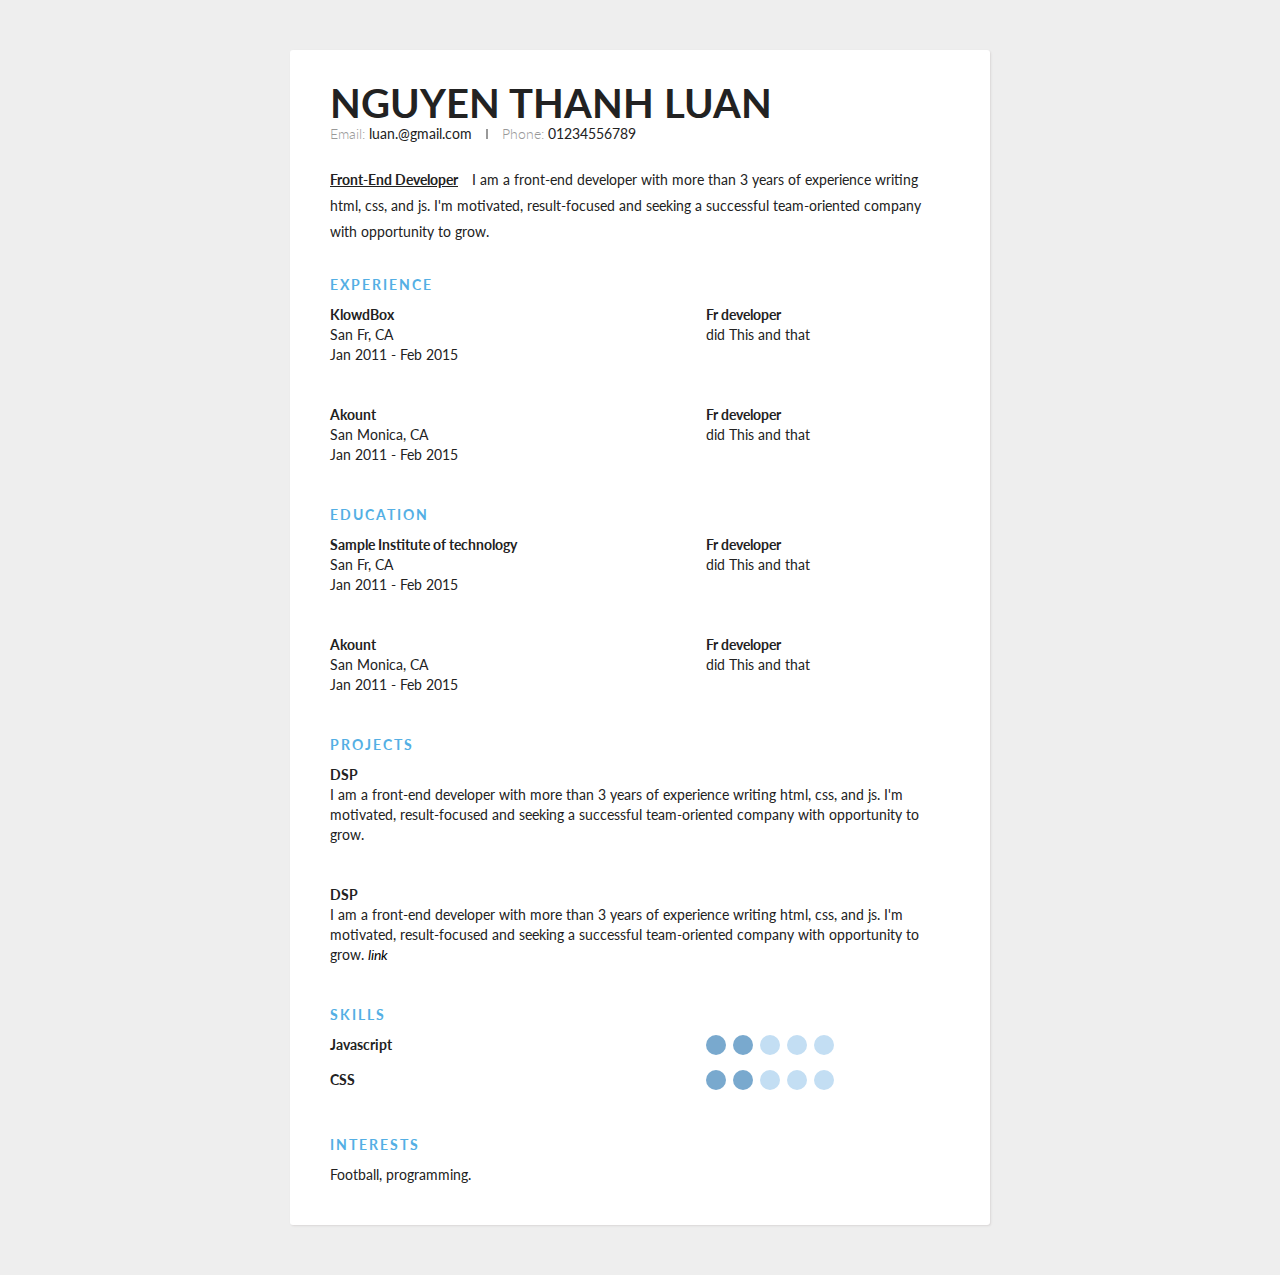
<file: about.html>
<!DOCTYPE html>
<html>
<head>
<link rel="stylesheet" href="about.css">

</head>
<body>
    <link href='https://fonts.googleapis.com/css?family=Lato:400,300,700' rel='stylesheet' type='text/css'>

    <div class="container">
      <div class="header">
        <div class="full-name">
          <span class="first-name">Nguyen Thanh Luan</span> 
          
        </div>
        <div class="contact-info">
          <span class="email">Email: </span>
          <span class="email-val">luan.@gmail.com</span>
          <span class="separator"></span>
          <span class="phone">Phone: </span>
          <span class="phone-val">01234556789</span>
        </div>
        
        <div class="about">
          <span class="position">Front-End Developer </span>
          <span class="desc">
            I am a front-end developer with more than 3 years of experience writing html, css, and js. I'm motivated, result-focused and seeking a successful team-oriented company with opportunity to grow. 
          </span>
        </div>
      </div>
       <div class="details">
        <div class="section">
          <div class="section__title">Experience</div>
          <div class="section__list">
            <div class="section__list-item">
              <div class="left">
                <div class="name">KlowdBox</div>
                <div class="addr">San Fr, CA</div>
                <div class="duration">Jan 2011 - Feb 2015</div>
              </div>
              <div class="right">
                <div class="name">Fr developer</div>
                <div class="desc">did This and that</div>
              </div>
            </div>
                    <div class="section__list-item">
              <div class="left">
                <div class="name">Akount</div>
                <div class="addr">San Monica, CA</div>
                <div class="duration">Jan 2011 - Feb 2015</div>
              </div>
              <div class="right">
                <div class="name">Fr developer</div>
                <div class="desc">did This and that</div>
              </div>
            </div>
    
          </div>
        </div>
        <div class="section">
          <div class="section__title">Education</div>
          <div class="section__list">
            <div class="section__list-item">
              <div class="left">
                <div class="name">Sample Institute of technology</div>
                <div class="addr">San Fr, CA</div>
                <div class="duration">Jan 2011 - Feb 2015</div>
              </div>
              <div class="right">
                <div class="name">Fr developer</div>
                <div class="desc">did This and that</div>
              </div>
            </div>
            <div class="section__list-item">
              <div class="left">
                <div class="name">Akount</div>
                <div class="addr">San Monica, CA</div>
                <div class="duration">Jan 2011 - Feb 2015</div>
              </div>
              <div class="right">
                <div class="name">Fr developer</div>
                <div class="desc">did This and that</div>
              </div>
            </div>
    
          </div>
          
      </div>
         <div class="section">
          <div class="section__title">Projects</div> 
           <div class="section__list">
             <div class="section__list-item">
               <div class="name">DSP</div>
               <div class="text">I am a front-end developer with more than 3 years of experience writing html, css, and js. I'm motivated, result-focused and seeking a successful team-oriented company with opportunity to grow.</div>
             </div>
             
             <div class="section__list-item">
                        <div class="name">DSP</div>
               <div class="text">I am a front-end developer with more than 3 years of experience writing html, css, and js. I'm motivated, result-focused and seeking a successful team-oriented company with opportunity to grow. <a href="/login">link</a>
               </div>
             </div>
           </div>
        </div>
         <div class="section">
           <div class="section__title">Skills</div>
           <div class="skills">
             <div class="skills__item">
               <div class="left"><div class="name">
                 Javascript
                 </div></div>
               <div class="right">
                              <input  id="ck1" type="checkbox" checked/>
    
                 <label for="ck1"></label>
                              <input id="ck2" type="checkbox" checked/>
    
                  <label for="ck2"></label>
                             <input id="ck3" type="checkbox" />
    
                  <label for="ck3"></label>
                               <input id="ck4" type="checkbox" />
                <label for="ck4"></label>
                              <input id="ck5" type="checkbox" />
                  <label for="ck5"></label>
    
               </div>
             </div>
             
           </div>
           <div class="skills__item">
               <div class="left"><div class="name">
                 CSS</div></div>
               <div class="right">
                              <input  id="ck1" type="checkbox" checked/>
    
                 <label for="ck1"></label>
                              <input id="ck2" type="checkbox" checked/>
    
                  <label for="ck2"></label>
                             <input id="ck3" type="checkbox" />
    
                  <label for="ck3"></label>
                               <input id="ck4" type="checkbox" />
                <label for="ck4"></label>
                              <input id="ck5" type="checkbox" />
                  <label for="ck5"></label>
    
               </div>
             </div>
             
           </div>
         <div class="section">
         <div class="section__title">
           Interests
           </div>
           <div class="section__list">
             <div class="section__list-item">
                      Football, programming.
              </div>
           </div>
         </div>
         </div>
      </div>
    </div>
</body>
</html>
</file>
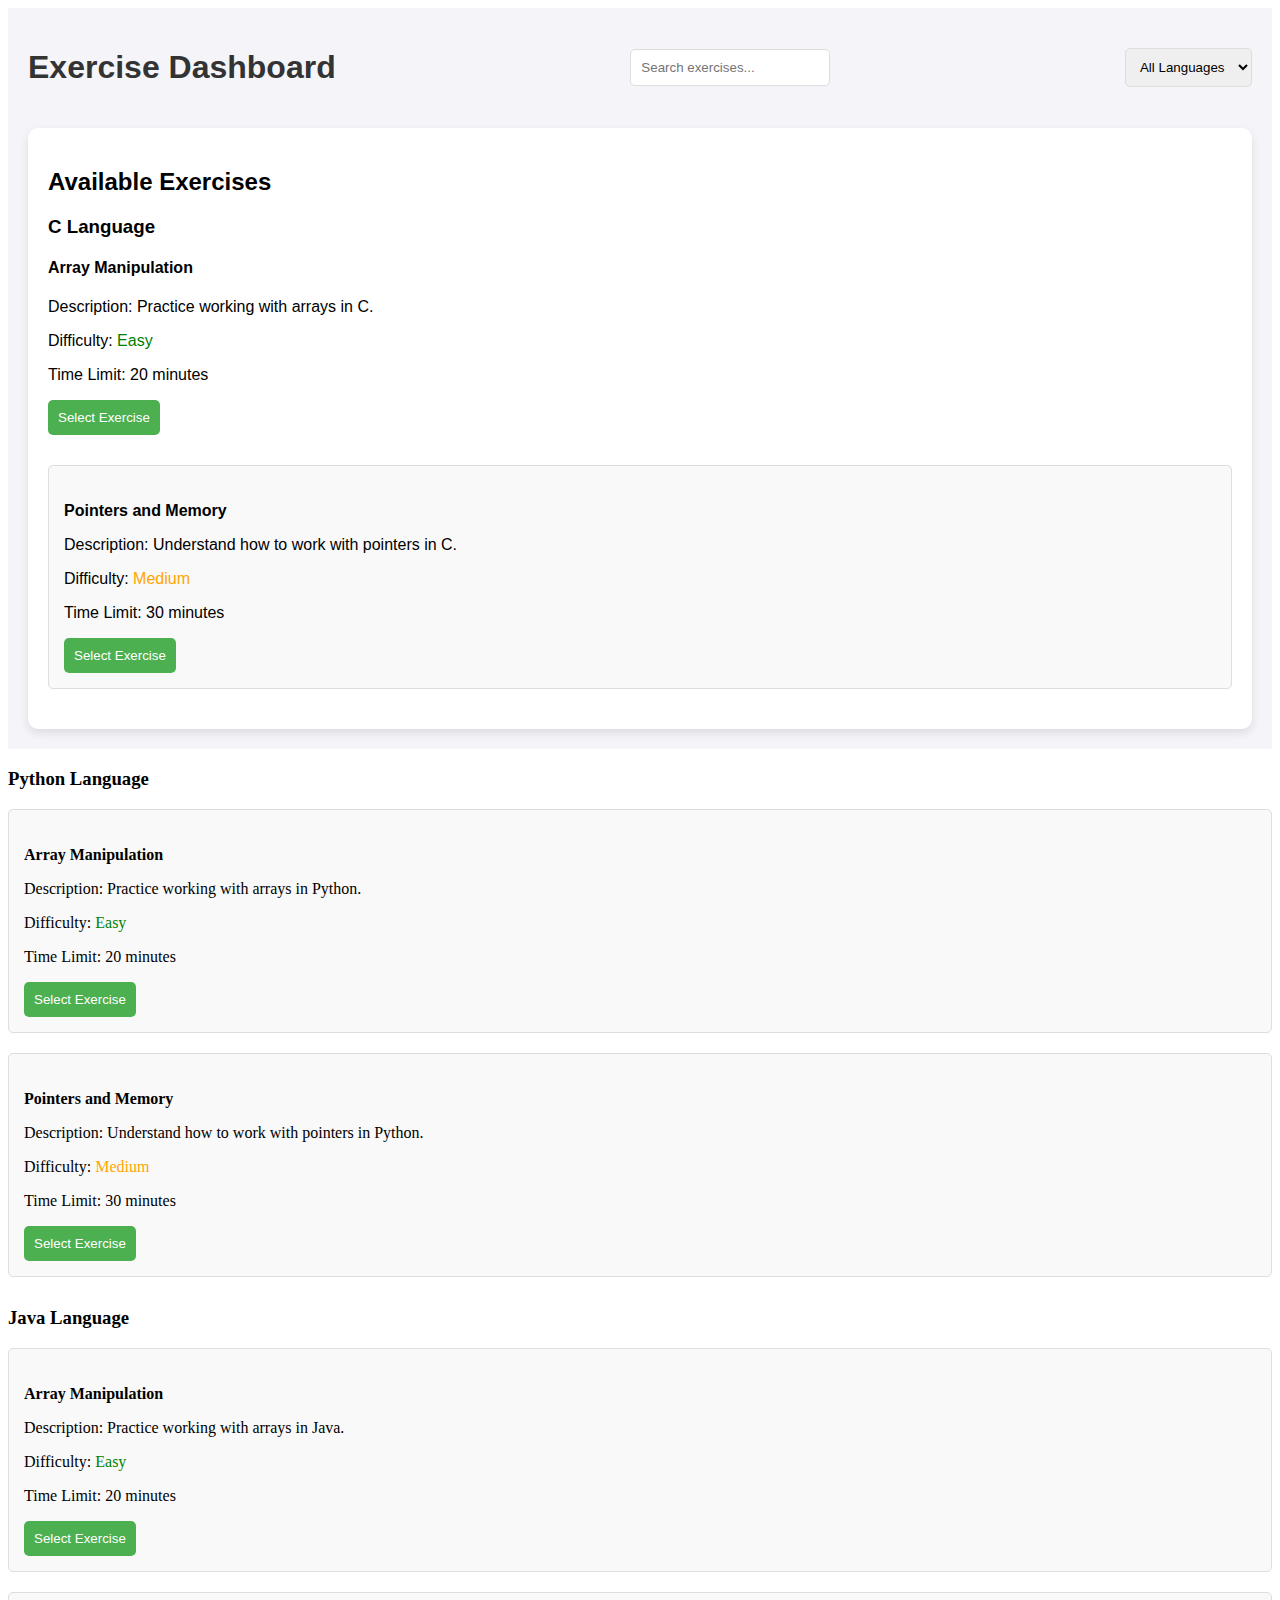
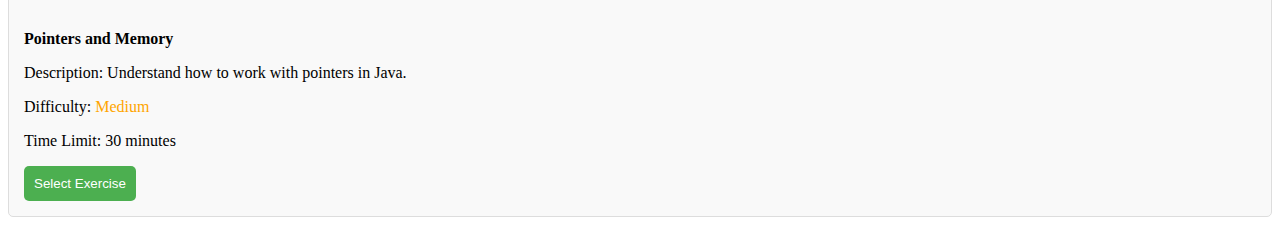
<file: control.html>
<!DOCTYPE html>
<html lang="en">
<head>
    <meta charset="UTF-8">
    <meta name="viewport" content="width=device-width, initial-scale=1.0">
    <title>Exercise</title>
    <link rel="stylesheet" href="control.css">
</head>
<body>
    <div class="dashboard-container">
        <header>
            <h1>Exercise Dashboard</h1>
            <input type="search" placeholder="Search exercises..." id="exercise-search">
            <select id="language-filter">
                <option value="all">All Languages</option>
                <option value="c">C</option>
                <option value="python">Python</option>
                <option value="java">Java</option>
            </select>
        </header>
        <section class="exercise-list">
            <h2>Available Exercises</h2>
            
            <div class="exercise-group">
                <h3>C Language</h3>
                <p>
                    <h4>Array Manipulation</h4>
                    <p>Description: Practice working with arrays in C.</p>
                    <p>Difficulty: <span class="easy">Easy</span></p>
                    <p>Time Limit: 20 minutes</p>
                    <button>Select Exercise</button>
                </p>
                </div>

                <div class="exercise-item">
                    <h4>Pointers and Memory</h4>
                    <p>Description: Understand how to work with pointers in C.</p>
                    <p>Difficulty: <span class="medium">Medium</span></p>
                    <p>Time Limit: 30 minutes</p>
                    <button>Select Exercise</button>
                </div>
            </div>

            <div class="exercise-group">
                <h3>Python Language</h3>
                <div class="exercise-item">
                    <h4>Array Manipulation</h4>
                    <p>Description: Practice working with arrays in Python.</p>
                    <p>Difficulty: <span class="easy">Easy</span></p>
                    <p>Time Limit: 20 minutes</p>
                    <button>Select Exercise</button>
                </div>

                <div class="exercise-item">
                    <h4>Pointers and Memory</h4>
                    <p>Description: Understand how to work with pointers in Python.</p>
                    <p>Difficulty: <span class="medium">Medium</span></p>
                    <p>Time Limit: 30 minutes</p>
                    <button>Select Exercise</button>
            </div>
            </div>

            <div class="exercise-group">
                <h3>Java Language</h3>
                <div class="exercise-item">
                    <h4>Array Manipulation</h4>
                    <p>Description: Practice working with arrays in Java.</p>
                    <p>Difficulty: <span class="easy">Easy</span></p>
                    <p>Time Limit: 20 minutes</p>
                    <button>Select Exercise</button>
                </div>

                <div class="exercise-item">
                    <h4>Pointers and Memory</h4>
                    <p>Description: Understand how to work with pointers in Java.</p>
                    <p>Difficulty: <span class="medium">Medium</span></p>
                    <p>Time Limit: 30 minutes</p>
                    <button>Select Exercise</button>
                </div>
            </div>
        </section>
    </div>
</body>
</html>
</file>
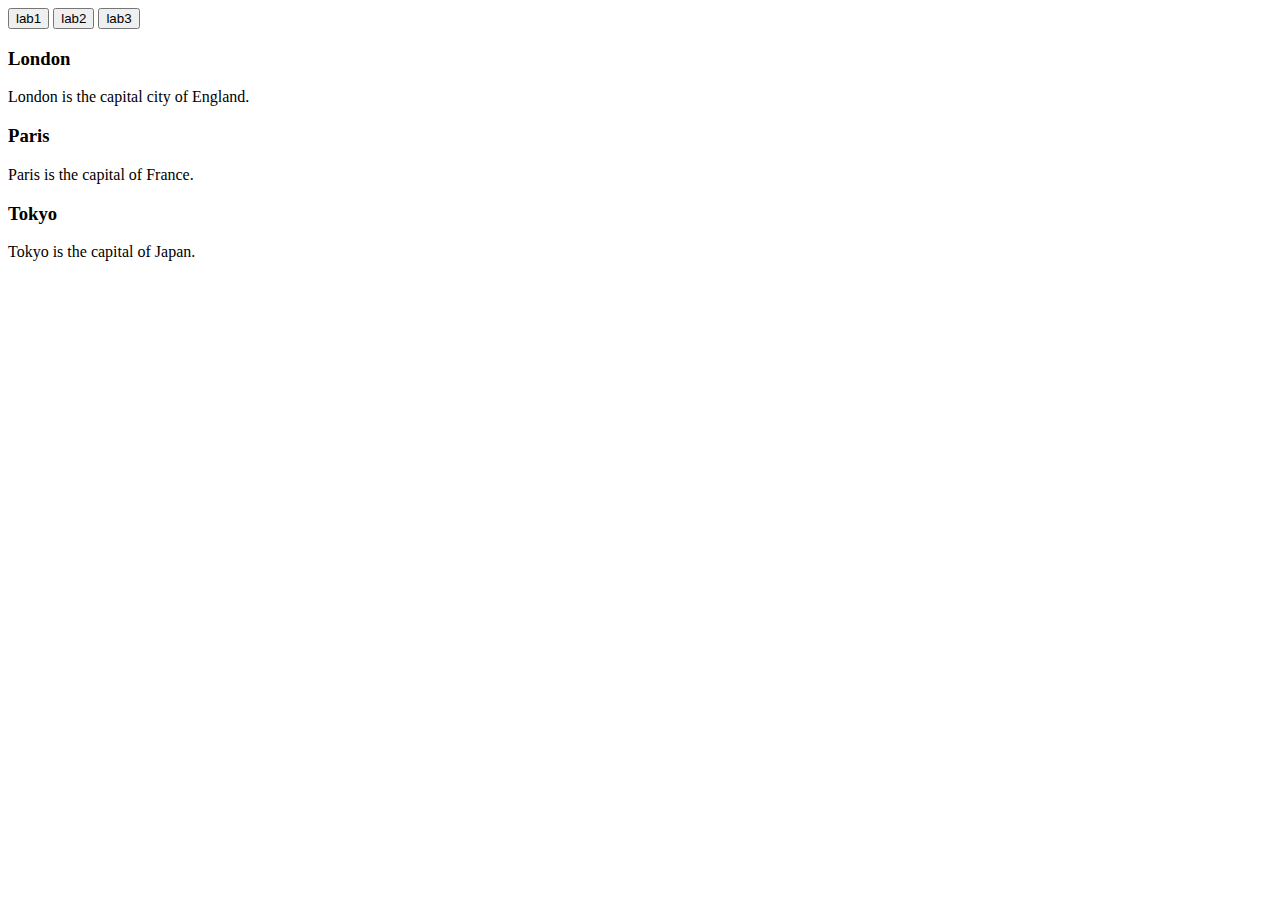
<file: Lab.html>
<!DOCTYPE html>
<html>
<head>
<link rel="stylesheet" href="https://cdnjs.cloudflare.com/ajax/libs/font-awesome/4.7.0/css/font-awesome.min.css">

</head>
<body>
    <div class="tab">
        <button class="tablinks" onclick="openCity(event, 'lab1')">lab1</button>
        <button class="tablinks" onclick="openCity(event, 'lab2')">lab2</button>
        <button class="tablinks" onclick="openCity(event, 'lab3')">lab3</button>
      </div>
      <div id="London" class="tabcontent">
        <h3>London</h3>
        <p>London is the capital city of England.</p>
      </div>
      
      <div id="Paris" class="tabcontent">
        <h3>Paris</h3>
        <p>Paris is the capital of France.</p> 
      </div>
      
      <div id="Tokyo" class="tabcontent">
        <h3>Tokyo</h3>
        <p>Tokyo is the capital of Japan.</p>
      </div>
</body>
</html>
</file>
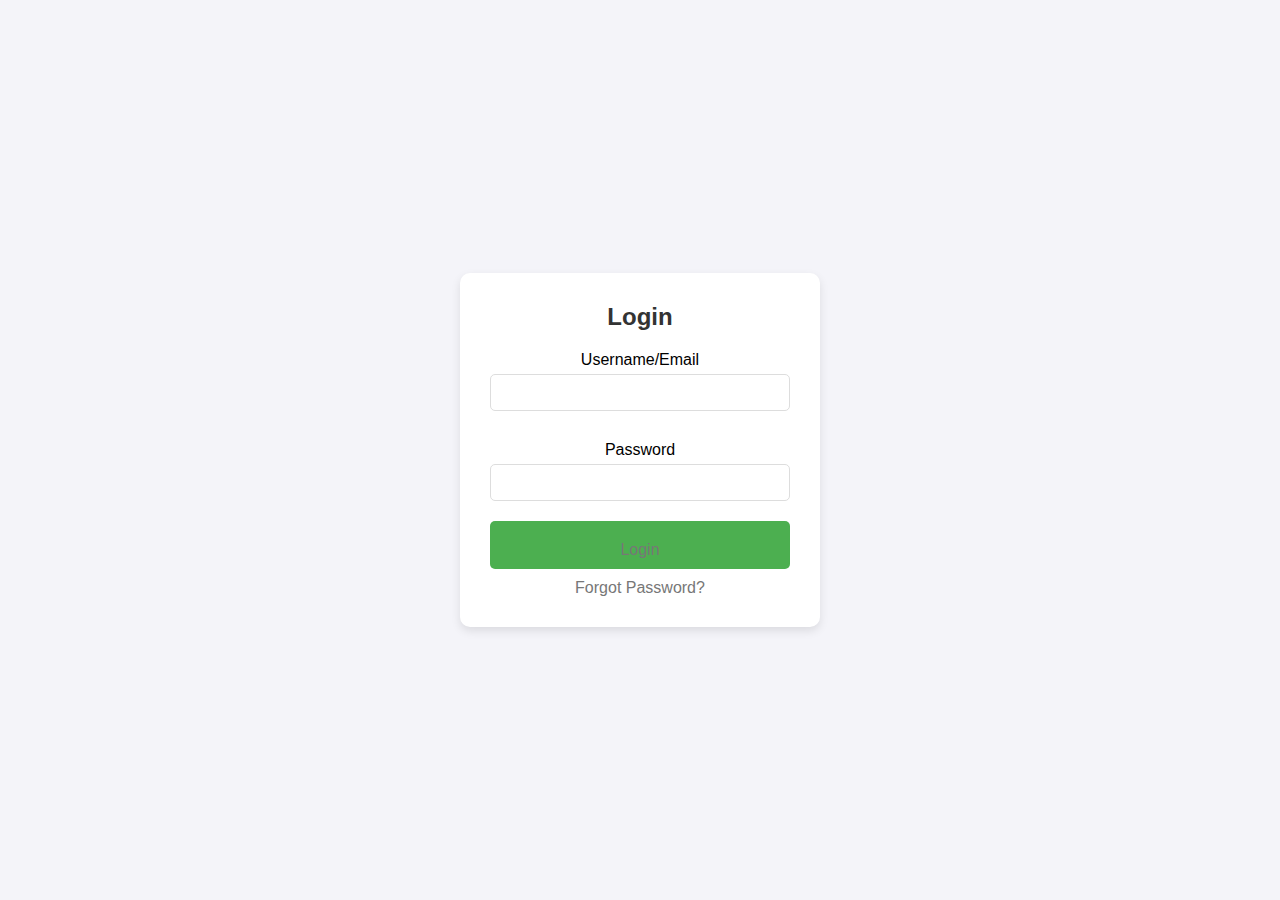
<file: Lab2.html>
<!DOCTYPE html>
<html lang="en">
<head>
    <meta charset="UTF-8">
    <meta name="viewport" content="width=device-width, initial-scale=1.0">
    <title>Student Login</title>
    <link rel="stylesheet" href="Lab2.css">
</head>
<body>
    <div class="login-container">
        <div class="login-box">
            <h2>Login</h2>
            <form action="/dashboard" method="POST">
                <label for="username">Username/Email</label>
                <input type="text" id="username" name="username" required>
                
                <label for="password">Password</label>
                <input type="password" id="password" name="password" required>             
                <button type="submit"><a href="control.html">Login</a></button>
            </form>
            <a href="#">Forgot Password?</a>
        </div>
    </div>
</body>
</html>
</file>
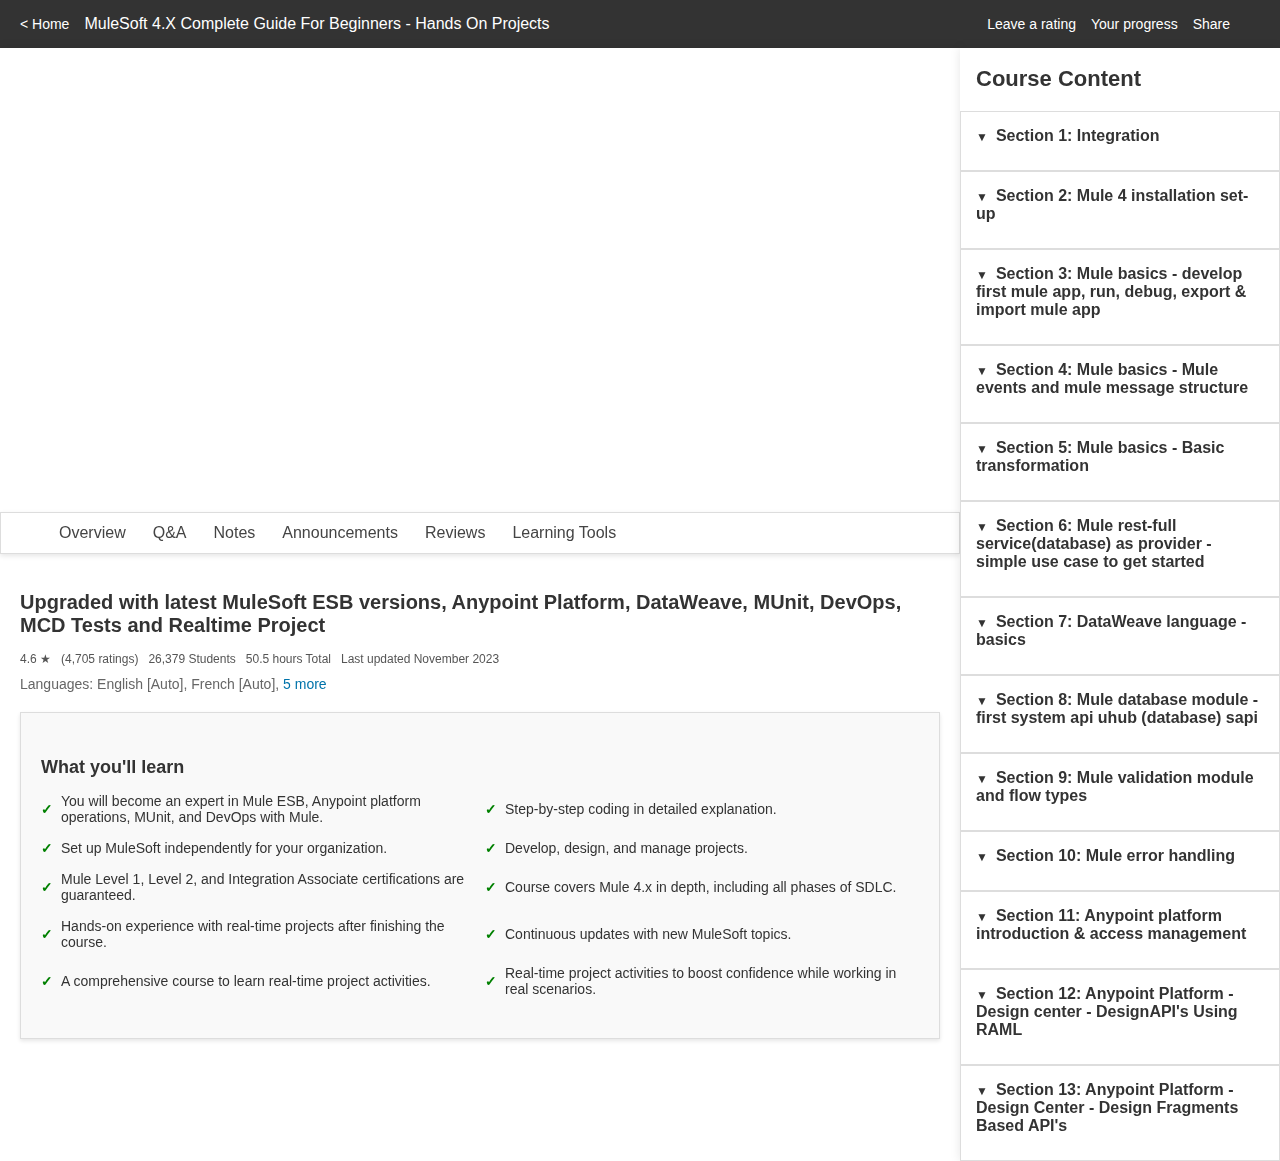
<file: lab4.html>
<!DOCTYPE html>
<html lang="en">

<head>
    <meta charset="UTF-8">
    <meta name="viewport" content="width=device-width, initial-scale=1.0">
    <title>Lab 4</title>
    <link rel="stylesheet" href="lab4.css">

</head>

<body>
    <header>
        <nav class="navbar">
            <div class="nav-left">
                <a href="labs.html" class="nav-home">&lt; Home</a>
                <span class="nav-title">MuleSoft 4.X Complete Guide For Beginners - Hands On Projects</span>
            </div>
            <div class="nav-right">
                <a href="#" class="nav-item">
                    <i class="fa fa-star"></i> Leave a rating
                </a>
                <a href="#" class="nav-item">
                    <i class="fa fa-trophy"></i> Your progress
                </a>
                <a href="#" class="nav-item">
                    <i class="fa fa-share"></i> Share
                </a>
                <a href="#" class="nav-item nav-menu">
                    <i class="fa fa-ellipsis-h"></i>
                </a>
            </div>
        </nav>
    </header>

    <main>
        <div class="content-wrapper">
            <div class="video-section">
                <iframe width="100%" height="450" src="https:youtu.be/gC4MEhx3NnM?si=cf7mlTH7Jo3oCeTy"
                    title="YouTube video player" frameborder="0"
                    allow="accelerometer; autoplay; clipboard-write; encrypted-media; gyroscope; picture-in-picture; web-share"
                    referrerpolicy="strict-origin-when-cross-origin" allowfullscreen></iframe>

                <div class="function-toolbar">
                    <button class="toolbar-button">
                        <i class="fa fa-search"></i>
                    </button>
                    <button class="toolbar-button">Overview</button>
                    <button class="toolbar-button">Q&A</button>
                    <button class="toolbar-button">Notes</button>
                    <button class="toolbar-button">Announcements</button>
                    <button class="toolbar-button">Reviews</button>
                    <button class="toolbar-button">Learning Tools</button>
                </div>

                <!-- Course Details Section -->
                <div class="course-details">
                    <h2>Upgraded with latest MuleSoft ESB versions, Anypoint Platform, DataWeave, MUnit, DevOps, MCD
                        Tests and Realtime Project</h2>
                    <div class="course-stats">
                        <span class="rating">4.6 ★</span>
                        <span class="reviews">(4,705 ratings)</span>
                        <span class="students">26,379 Students</span>
                        <span class="duration">50.5 hours Total</span>
                        <span class="last-updated">Last updated November 2023</span>
                    </div>

                    <div class="languages">
                        <p>Languages: English [Auto], French [Auto], <a href="#">5 more</a></p>
                    </div>

                    <!-- Learning Points Container -->
                    <div class="learning-points-container">
                        <h4>What you'll learn</h4>
                        <ul class="learning-points">
                            <li>You will become an expert in Mule ESB, Anypoint platform operations, MUnit, and DevOps
                                with Mule.</li>
                            <li>Step-by-step coding in detailed explanation.</li>
                            <li>Set up MuleSoft independently for your organization.</li>
                            <li>Develop, design, and manage projects.</li>
                            <li>Mule Level 1, Level 2, and Integration Associate certifications are guaranteed.</li>
                            <li>Course covers Mule 4.x in depth, including all phases of SDLC.</li>
                            <li>Hands-on experience with real-time projects after finishing the course.</li>
                            <li>Continuous updates with new MuleSoft topics.</li>
                            <li>A comprehensive course to learn real-time project activities.</li>
                            <li>Real-time project activities to boost confidence while working in real scenarios.</li>
                        </ul>
                    </div>
                </div>
            </div>

            <div class="course-content">
                <h2>Course Content</h2>
                <div class="section">
                    <h3>Section 1: Integration</h3>
                    <ul class="content">
                        <li>Introduction - 8 min</li>
                        <li>Mule API development life cycle - 4 min</li>
                        <li>Course resources & documents - 1 min</li>
                    </ul>
                </div>
                <div class="section">
                    <h3>Section 2: Mule 4 installation set-up</h3>
                    <ul class="content">
                        <li>Download and installation - 12 min</li>
                        <li>Basic configuration - 9 min</li>
                    </ul>
                </div>
                <div class="section">
                    <h3>Section 3: Mule basics - develop first mule app, run, debug, export & import mule app</h3>
                    <ul class="content">
                        <li>Run, debug, export & import mule app - 1hr 42min</li>
                    </ul>
                </div>
                <div class="section">
                    <h3>Section 4: Mule basics - Mule events and mule message structure</h3>
                    <ul class="content">
                        <li>Mule events overview - 1hr 17min</li>
                    </ul>
                </div>
                <div class="section">
                    <h3>Section 5: Mule basics - Basic transformation</h3>
                    <ul class="content">
                        <li>Data transformation basics - 1hr 2min</li>
                    </ul>
                </div>
                <div class="section">
                    <h3>Section 6: Mule rest-full service(database) as provider - simple use case to get started</h3>
                    <ul class="content">
                        <li>Database as provider - 56min</li>
                    </ul>
                </div>
                <div class="section">
                    <h3>Section 7: DataWeave language - basics</h3>
                    <ul class="content">
                        <li>Introduction to DataWeave - 1hr 11min</li>
                    </ul>
                </div>
                <div class="section">
                    <h3>Section 8: Mule database module - first system api uhub (database) sapi</h3>
                    <ul class="content">
                        <li>First system API uhb - 1hr 15min</li>
                    </ul>
                </div>
                <div class="section">
                    <h3>Section 9: Mule validation module and flow types</h3>
                    <ul class="content">
                        <li>Validation fundamentals - 57min</li>
                    </ul>
                </div>
                <div class="section">
                    <h3>Section 10: Mule error handling</h3>
                    <ul class="content">
                        <li>Error handling strategies - 2hr 22min</li>
                    </ul>
                </div>
                <div class="section">
                    <h3>Section 11: Anypoint platform introduction & access management</h3>
                    <ul class="content">
                        <li>Access management overview - 19min</li>
                    </ul>
                </div>
                <div class="section">
                    <h3>Section 12: Anypoint Platform - Design center - DesignAPI's Using RAML</h3>
                    <ul class="content">
                        <li>RAML design basics - 1hr</li>
                    </ul>
                </div>
                <div class="section">
                    <h3>Section 13: Anypoint Platform - Design Center - Design Fragments Based API's</h3>
                    <ul class="content">
                        <li>Using API fragments - 57min</li>
                    </ul>
                </div>
            </div>
        </div>
    </main>
</body>

</html>
</file>
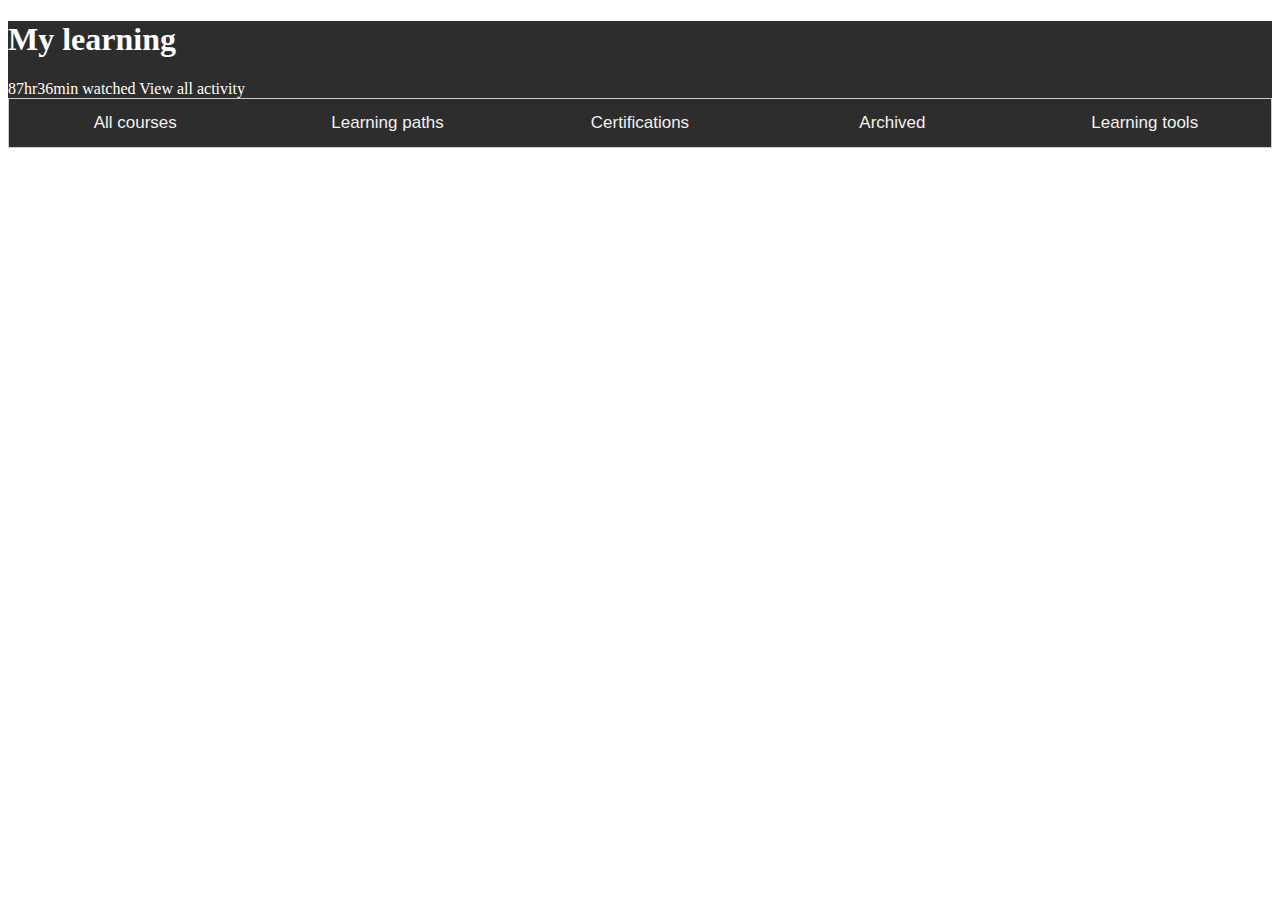
<file: lab5.html>
<!DOCTYPE html>
<html lang="en">

<head>
    <meta charset="UTF-8">
    <meta name="viewport" content="width=device-width, initial-scale=1.0">
    <title>Lab 5</title>
    <link rel="stylesheet" href="lab5_3.css">

</head>

<body>
<header>
    <h1> My learning </h1>
    <span>87hr36min watched  View all activity</span>
    <div class="tab">
        <button class="tablinks" onclick="openCity(event, 'All courses')">All courses</button>
        <button class="tablinks" onclick="openCity(event, 'Learning paths')">Learning paths</button>
        <button class="tablinks" onclick="openCity(event, 'Certifications')">Certifications</button>
        <button class="tablinks" onclick="openCity(event, 'Archived')">Archived</button>
        <button class="tablinks" onclick="openCity(event, 'Learning tools')">Learning tools</button>
      </div>
    </header>
      <div id="All courses" class="tabcontent">
        <h3></h3>
        <p></p>
      </div>
      
      <div id="Learning paths" class="tabcontent">
        <h3></h3>
        <p></p> 
      </div>
      
      <div id="Certifications" class="tabcontent">
        <h3>My badges</h3>
        <p1> You have earned and uploaded <b> 0 badges </b><br><br>  Import new badge
           <br> Currently, there are no badges uploaded to your profile. Begin your journey towards your certification goals or <br>
            upload your third-party to your profile and impress your manager and peers with your accomplishments.<br>
            Start preparing for your next certificate today!
        </p1>
        <h3> Certification preparation </h3>
        <p> You are preparing for <b> 4 certifications </b> 
            Explore certification prreparation
        </p>
      </div>

      <div id="Archived" class="tabcontent">
        <div class="gallery">
            <a target="_blank" href="crs.png">
              <img src="crs.png" alt="Mountains" width="250" height="200">
            </a>
            <div class="desc"><strong>FPT_Corporate Social <br>
                Responsibility Training 2024</strong><br>
                FSOFT Content Development 
            </div>
          </div>
        <h3></h3>
        <p></p> 
      </div>

      <div id="Learning tools" class="tabcontent">
        <h3> Learning tools</h3>
        <p><br> Explore a diverse range of courses and take advantage of these versatile tools to <br>
            gain knowledge, skills, and confidence at your own pace.
        </p> 
      </div>
</header>
<script src="lab5_3.js"></script>
</body>
</html>
</file>
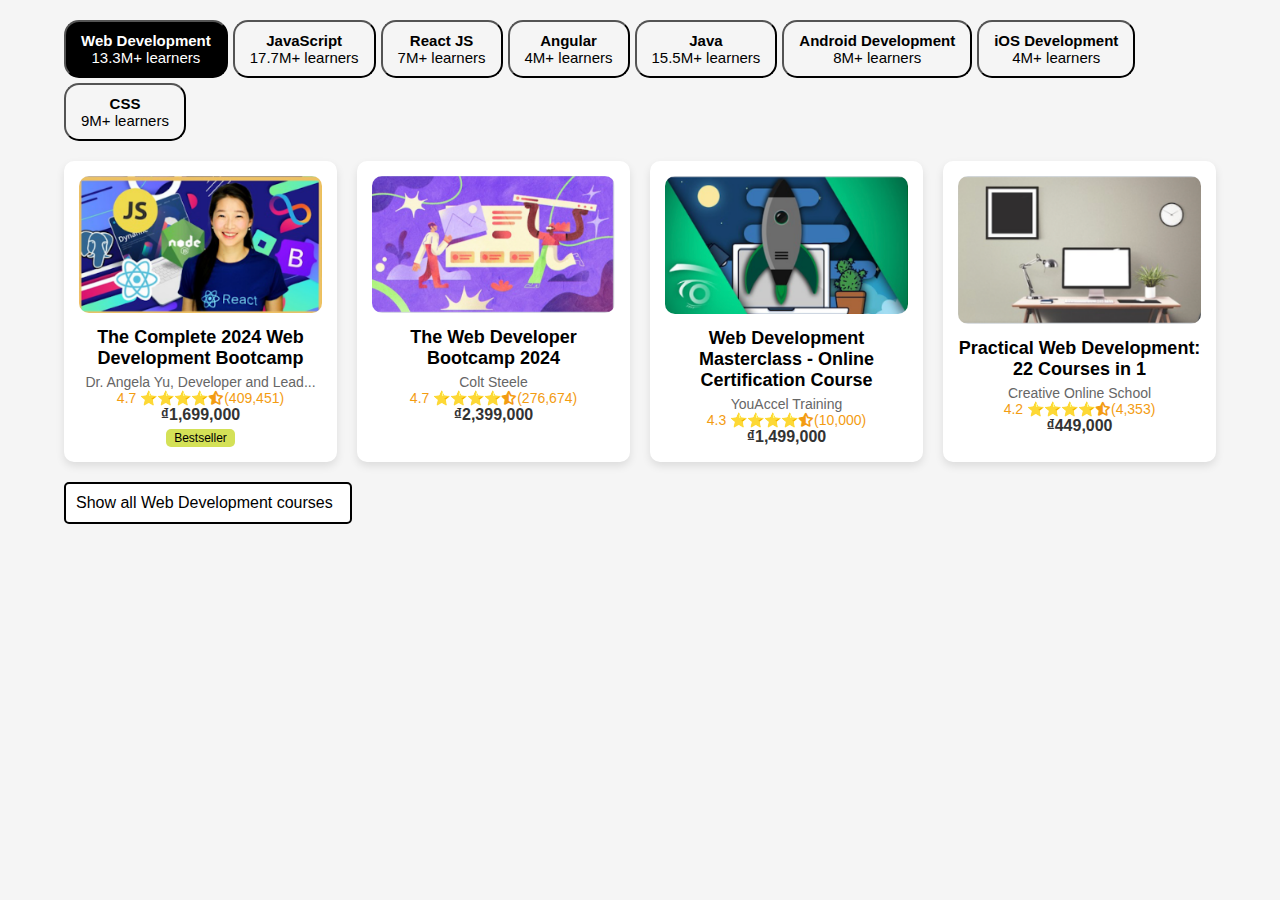
<file: lab6_1.html>
<!DOCTYPE html>
<html lang="en">
<head>
    <meta charset="UTF-8">
    <meta name="viewport" content="width=device-width, initial-scale=1.0">
    <title>Lab6</title>
    <link rel="stylesheet" href="lab6_1.css">
    <link rel="stylesheet" href="https://cdnjs.cloudflare.com/ajax/libs/font-awesome/6.0.0-beta3/css/all.min.css">
</head>
<body>
<div class="container">
    <div class="tabs">
        <button class="tab active"><strong>Web Development</strong><br><p> 13.3M+ learners</p></button>
        <button class="tab"><strong>JavaScript</strong><br><p> 17.7M+ learners</p></button>
        <button class="tab"><strong>React JS</strong><br><p> 7M+ learners</p></button>
        <button class="tab"><strong>Angular</strong><br><p> 4M+ learners</p></button>
        <button class="tab"><strong>Java</strong><br><p> 15.5M+ learners</p></button>
        <button class="tab"><strong>Android Development</strong><br><p> 8M+ learners</p></button>
        <button class="tab"><strong>iOS Development</strong><br><p> 4M+ learners</p></button>
        <button class="tab"><strong>CSS</strong><br><p> 9M+ learners</p></button>
        <!-- Add more tabs as needed -->
    </div>

    <div class="course-grid">
        <div class="course-card">
            <img src="img_1.png" alt="Course 1">
            <h3>The Complete 2024 Web Development Bootcamp</h3>
            <p>Dr. Angela Yu, Developer and Lead...</p>
            <p class="rating"> 4.7 &#11088;&#11088;&#11088;&#11088;<i class="fa-solid fa-star-half-stroke"></i>(409,451)</p>
            <p class="price">₫1,699,000</p>
            <span class="bestseller">Bestseller</span>
        </div>
        <div class="course-card">
            <img src="img_2.png" alt="Course 2">
            <h3>The Web Developer Bootcamp 2024</h3>
            <p>Colt Steele</p>
            <p class="rating"> 4.7 &#11088;&#11088;&#11088;&#11088;<i class="fa-solid fa-star-half-stroke"></i>(276,674)</p>
            <p class="price">₫2,399,000</p>
        </div>
        <div class="course-card">
            <img src="img_3.png" alt="Course 3">
            <h3>Web Development Masterclass - Online Certification Course</h3>
            <p>YouAccel Training</p>
            <p class="rating"> 4.3 &#11088;&#11088;&#11088;&#11088;<i class="fa-solid fa-star-half-stroke"></i>(10,000)</p>
            <p class="price">₫1,499,000</p>
        </div>
        <div class="course-card">
            <img src="img_4.png" alt="Course 4">
            <h3>Practical Web Development: 22 Courses in 1</h3>
            <p>Creative Online School</p>
            <p class="rating"> 4.2 &#11088;&#11088;&#11088;&#11088;<i class="fa-solid fa-star-half-stroke"></i>(4,353)</p>
            <p class="price">₫449,000</p>
        </div>
    </div>

    <button class="show-all">Show all Web Development courses</button>
</div>
</body>
</html>
</file>
<file: about.css>
* {
  margin: 0;
  padding: 0;
  box-sizing: border-box;
}
html {
  height: 100%;  
}

body {
  min-height: 100%;  
  background: #eee;
  font-family: 'Lato', sans-serif;
  font-weight: 400;
  color: #222;
  font-size: 14px;
  line-height: 26px;
  padding-bottom: 50px;
}

.container {
  max-width: 700px;   
  background: #fff;
  margin: 0px auto 0px; 
  box-shadow: 1px 1px 2px #DAD7D7;
  border-radius: 3px;  
  padding: 40px;
  margin-top: 50px;
}

.header {
  margin-bottom: 30px;
  
  .full-name {
    font-size: 40px;
    text-transform: uppercase;
    margin-bottom: 5px;
  }
  
  .first-name {
    font-weight: 700;
  }
  
  .last-name {
    font-weight: 300;
  }
  
  .contact-info {
    margin-bottom: 20px;
  }
  
  .email ,
  .phone {
    color: #999;
    font-weight: 300;
  } 
  
  .separator {
    height: 10px;
    display: inline-block;
    border-left: 2px solid #999;
    margin: 0px 10px;
  }
  
  .position {
    font-weight: bold;
    display: inline-block;
    margin-right: 10px;
    text-decoration: underline;
  }
}


.details {
  line-height: 20px;
  
  .section {
    margin-bottom: 40px;  
  }
  
  .section:last-of-type {
    margin-bottom: 0px;  
  }
  
  .section__title {
    letter-spacing: 2px;
    color: #54AFE4;
    font-weight: bold;
    margin-bottom: 10px;
    text-transform: uppercase;
  }
  
  .section__list-item {
    margin-bottom: 40px;
  }
  
  .section__list-item:last-of-type {
    margin-bottom: 0;
  }
  
  .left ,
  .right {
    vertical-align: top;
    display: inline-block;
  }
  
  .left {
    width: 60%;    
  }
  
  .right {
    tex-align: right;
    width: 39%;    
  }
  
  .name {
    font-weight: bold;
  }
  
  a {
    text-decoration: none;
    color: #000;
    font-style: italic;
  }
  
  a:hover {
    text-decoration: underline;
    color: #000;
  }
  
  .skills {
    
  }
    
  .skills__item {
    margin-bottom: 10px;  
  }
  
  .skills__item .right {
    input {
      display: none;
    }
    
    label {
      display: inline-block;  
      width: 20px;
      height: 20px;
      background: #C3DEF3;
      border-radius: 20px;
      margin-right: 3px;
    }
    
    input:checked + label {
      background: #79A9CE;
    }
  }
}
</file>
<file: control.css>
.dashboard-container {
    padding: 20px;
    font-family: Arial, sans-serif;
    background-color: #f4f4f9;
}

header {
    display: flex;
    justify-content: space-between;
    align-items: center;
    margin-bottom: 20px;
    text-align: center;
}

header h1 {
    color: #333;
    text-align: center;
}

input[type="search"] {
    padding: 10px;
    width: 200px;
    border: 1px solid #ddd;
    border-radius: 5px;
}

select {
    padding: 10px;
    border: 1px solid #ddd;
    border-radius: 5px;
}

.exercise-list {
    background: #fff;
    padding: 20px;
    border-radius: 10px;
    box-shadow: 0 4px 10px rgba(0, 0, 0, 0.1);
}

.exercise-group {
    margin-bottom: 30px;
}

.exercise-item {
    margin-bottom: 20px;
    padding: 15px;
    border: 1px solid #ddd;
    border-radius: 5px;
    background-color: #f9f9f9;
}

.exercise-search{
    display: inline-block; 
    width: 40%; 
    margin-right: 10px;
}

.exercise-item h4 {
    margin-bottom: 10px;
}

.easy {
    color: green;
}

.medium {
    color: orange;
}

button {
    background-color: #4CAF50;
    color: white;
    padding: 10px;
    border: none;
    border-radius: 5px;
    cursor: pointer;
}

button:hover {
    background-color: #45a049;
}
</file>
<file: Lab2.css>
* {
    margin: 0;
    padding: 0;
    box-sizing: border-box;
}

body {
    font-family: Arial, sans-serif;
    display: flex;
    justify-content: center;
    align-items: center;
    height: 100vh;
    background-color: #f4f4f9;
}

.login-container {
    width: 100%;
    max-width: 400px;
    padding: 20px;
}

.login-box {
    background: #ffffff;
    padding: 30px;
    border-radius: 10px;
    box-shadow: 0 4px 10px rgba(0, 0, 0, 0.1);
    text-align: center;
}

.login-box h2 {
    margin-bottom: 20px;
    color: #333;
}

label {
    display: block;
    margin: 10px 0 5px;
}

input[type="text"], input[type="password"] {
    width: 100%;
    padding: 10px;
    margin-bottom: 20px;
    border: 1px solid #ddd;
    border-radius: 5px;
}

button {
    width: 100%;
    padding: 10px;
    background-color: #4CAF50;
    color: white;
    border: none;
    border-radius: 5px;
    cursor: pointer;
    font-size: 16px;
}

button:hover {
    background-color: #45a049;
}

a {
    display: block;
    margin-top: 10px;
    color: #777;
    text-decoration: none;
}

a:hover {
    text-decoration: underline;
}
</file>
<file: lab4.css>
/* General Styles */
body {
    font-family: Arial, sans-serif;
    background-color: #f4f4f4;
    margin: 0;
    padding: 0;
}

a {
    text-decoration: none;
    color: #0073aa;
}

/* Navbar Styles */
.navbar {
    background-color: #333;
    color: #fff;
    display: flex;
    padding: 15px 20px;
    border-radius: 0px;
}

.navbar .nav-left,
.navbar {
    display: flex;
    align-items: center;
}

.nav-left a {
    color: #fff;
    font-size: 14px;
    margin-right: 15px;
}

.nav-left .separator {
    color: #ccc;
    margin-right: 15px;
}

/* Right section */
.nav-right {
    margin-left: auto;
    display: flex;
    align-items: center;
}

.nav-right a {
    color: #fff;
    font-size: 14px;
    margin-right: 15px;
}

.nav-right .separator {
    color: #ccc;
    margin-right: 15px;
}

/* Content Wrapper */
.content-wrapper {
    width: 100%;
    padding: 0;
    margin: 0;
    box-sizing: border-box;
    display: flex;
}

/* Video Section */
.video-section {
    background-color: #fff;
    border-radius: 0px;
    box-shadow: 0 0 10px rgba(0, 0, 0, 0.1);
    flex: 3;
    box-sizing: border-box;
}

.video-section h2 {
    font-size: 20px;
    color: #333;
    margin-bottom: 15px;
}

.video-section p {
    font-size: 14px;
    color: #666;
    margin-top: 10px;
}

/* Function Toolbar Styles */
.function-toolbar {
    display: flex;
    justify-content: flex-start;
    align-items: center;
    background-color: #fff;
    padding: 10px 20px;
    border: 1px solid #ddd;
    box-shadow: 0 2px 5px rgba(0, 0, 0, 0.1);
    margin-top: 10px;
    border-radius: 0;
}

.toolbar-button {
    background: none;
    border: none;
    color: #444444;
    font-size: 16px;
    margin-right: 15px;
    cursor: pointer;
    display: flex;
    align-items: center;
}

.toolbar-button i {
    margin-right: 5px;
}

.toolbar-button:hover {
    color: #005f8c;
}

/* Course Details */
.course-details {
    padding: 20px;
}

.course-details h3 {
    font-size: 16px;
    color: #333;
    margin-bottom: 10px;
}

.course-stats {
    display: flex;
    flex-wrap: wrap;
    font-size: 12px;
    color: #555;
}

.course-stats span {
    margin-right: 10px;
}

.languages {
    font-size: 12px;
    color: #777;
    margin-top: 10px;
}

/* Learning Points Container */
.learning-points-container {
    background-color: #f9f9f9;
    padding: 20px;
    border-radius: 0px;
    border: 1px solid #ddd;
    box-shadow: 0 2px 4px rgba(0, 0, 0, 0.1);
    margin-top: 20px;
}

/* Learning Points */
.learning-points-container h4 {
    font-size: 18px;
    color: #333;
    margin-bottom: 15px;
}

.learning-points {
    display: grid;
    grid-template-columns: 1fr 1fr;
    /* Two-column layout */
    gap: 10px;
    list-style-type: none;
    padding-left: 0;
    margin-top: 10px;
}

.learning-points li {
    display: flex;
    align-items: center;
    font-size: 14px;
    color: #333;
    margin-bottom: 5px;
}

/* Tick Icon Styling */
.learning-points li::before {
    content: '\2713';
    /* Checkmark Unicode */
    color: green;
    font-weight: bold;
    margin-right: 8px;
}

/* Course Content */
.course-content {
    flex: 1;
    background-color: #fff;
    box-shadow: 0 0 10px rgba(0, 0, 0, 0.1);
}

.course-content h2 {
    font-size: 22px;
    color: #333;
    margin-right: 10px;
    padding: 10;
    padding-left: 16px;
}

/* Section Styles */
.section {
    cursor: pointer;
    background-color: #fff;
    border: 1px solid #ddd;
    border-radius: 0;
    padding: 15px;
    transition: box-shadow 0.3s ease;
}

/* Section Header Styles */
.section h3 {
    font-size: 16px;
    color: #333;
    margin: 0;
    padding-bottom: 10px;
}

/* Mũi tên xuống cho Section */
.section h3::before {
    content: '\25BC'; /* Unicode cho mũi tên xuống */
    margin-right: 8px;
    font-size: 12px;
    color: #333;
    transition: transform 0.3s ease;
}

/* Khi section đang mở, mũi tên xoay lên trên */
.section.active h3::before {
    transform: rotate(180deg);
}

/* Section Hover Effect */
.section:hover {
    box-shadow: 0 0 15px rgba(0, 0, 0, 0.2);
}

/* Content List Styles */
.content {
    list-style-type: none;
    padding-left: 0;
    margin-top: 10px;
    display: none;
    /* Hidden by default */
}

.section.active .content {
    display: block;
    /* Show when active */
}

.section li {
    font-size: 14px;
    color: #555;
    margin-bottom: 5px;
}

/* Tick Icon for Completed Items */
.section li::before {
    content: '\2713';
    color: green;
    font-weight: bold;
    margin-right: 8px;
}

/* Footer */
footer {
    background-color: #333;
    color: #fff;
    text-align: center;
    padding: 10px 0;
    margin-top: 20px;
}

/* Responsive Styles */
@media (max-width: 768px) {
    .content-wrapper {
        flex-direction: column;
    }

    .video-section {
        margin-right: 0;
        margin-bottom: 20px;
    }

    .course-content {
        max-width: 100%;
    }

    .learning-points {
        grid-template-columns: 1fr;
    }
}
</file>
<file: lab5_3.css>
.tab {
    overflow: hidden;
    border: 1px solid #ccc;
    background-color: #f1f1f1;
  }
  
  .tab button {
    background-color: #2d2d2d;
    color: #f1f1f1;
    float: left;
    border: none;
    outline: none;
    cursor: pointer;
    padding: 14px 16px;
    font-size: 17px;
    width: 20%;
  }
  
  /* Style the tab content */
  .tabcontent {
    display: none;
    padding: 6px 12px;
    border: 1px solid #ccc;
    border-top: none;
    background-color: #fff;
  }

  header{
    background-color: #2d2d2d;
  }

  /* Đặt nền đen và chữ trắng cho phần header */
header h1{
    background-color: #2d2d2d;
    color: white;
}

/* Đảm bảo các văn bản trong header có màu trắng */
header span {
    color: white;
    background-color: #2d2d2d;
}
</file>
<file: lab6_1.css>
* {
    box-sizing: border-box;
    margin: 0;
    padding: 0;
}

body {
    font-family: Arial, sans-serif;
    background-color: #f5f5f5;
}

.container {
    width: 90%;
    max-width: 1200px;
    margin: 20px auto;
}

.tabs {
    display: flex;
    flex-wrap: wrap;
    gap: 5px;
    margin-bottom: 20px;
}

.tab {
    padding: 10px 15px;
    background-color: #f5f5f5;
    border-radius: 15px;
    cursor: pointer;
    font-size: 15px;
}
.tab:hover{
    background-color: #000;
    color: #fff;
}


.tab.active {
    background-color: #000;
    color: #fff;
}

.course-grid {
    display: grid;
    grid-template-columns: repeat(auto-fit, minmax(250px, 1fr));
    gap: 20px;
}

.course-card {
    background-color: #fff;
    border-radius: 10px;
    padding: 15px;
    box-shadow: 0 4px 8px rgba(0, 0, 0, 0.1);
    text-align: center;
}

.course-card img {
    width: 100%;
    border-radius: 10px;
    margin-bottom: 10px;
}

.course-card h3 {
    font-size: 18px;
    margin-bottom: 5px;
}

.course-card p {
    font-size: 14px;
    color: #666;
}

.course-card .rating {
    color: #f39c12;
}

.course-card .price {
    font-size: 16px;
    font-weight: bold;
    color: #333;
}

.bestseller {
    display: inline-block;
    background-color: #d4e157;
    color: #000;
    padding: 2px 8px;
    border-radius: 5px;
    font-size: 12px;
    margin-top: 5px;
}

.show-all {
    display: block;
    width: 25%;
    padding: 10px;
    background-color: #fff;
    color: #000;
    border:  2px solid black;
    border-radius: 5px;
    font-size: 16px;
    text-align: left;
    margin-top: 20px;
    cursor: pointer ;

}
</file>
